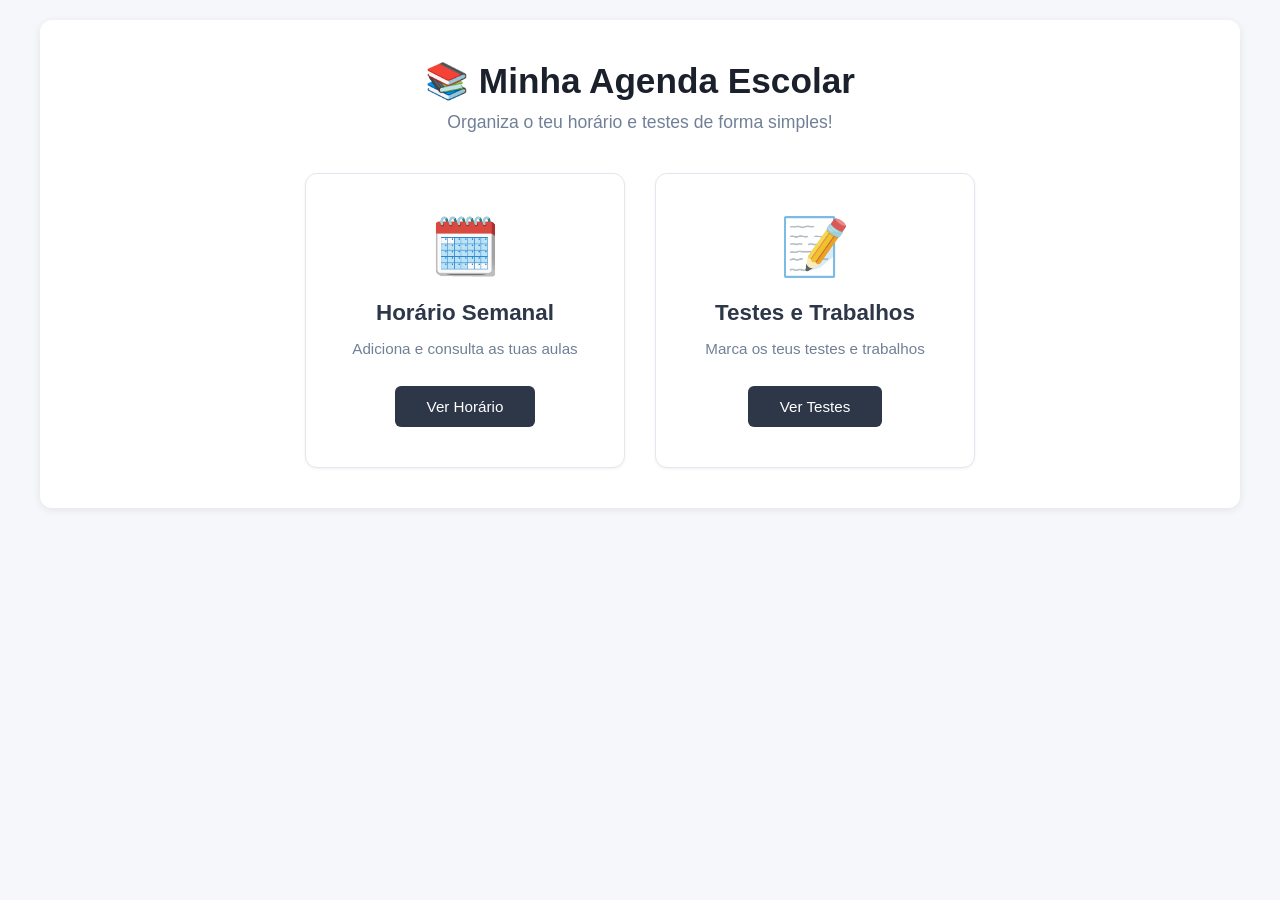
<file: frontend/index.html>
<!DOCTYPE html>
<html lang="pt">
<head>
    <meta charset="UTF-8">
    <meta name="viewport" content="width=device-width, initial-scale=1.0">
    <title>Agenda Escolar - Home</title>
    <link rel="stylesheet" href="style.css">
</head>
<body>
    <div class="container">
        <h1>📚 Minha Agenda Escolar</h1>
        <p class="subtitulo">Organiza o teu horário e testes de forma simples!</p>
        
        <div class="cards-container">
            <div class="card">
                <div class="card-icon">🗓️</div>
                <h2>Horário Semanal</h2>
                <p>Adiciona e consulta as tuas aulas</p>
                <a href="horario.html" class="btn-card">Ver Horário</a>
            </div>

            <div class="card">
                <div class="card-icon">📝</div>
                <h2>Testes e Trabalhos</h2>
                <p>Marca os teus testes e trabalhos</p>
                <a href="testes.html" class="btn-card">Ver Testes</a>
            </div>
        </div>
    </div>
</body>
</html>
</file>
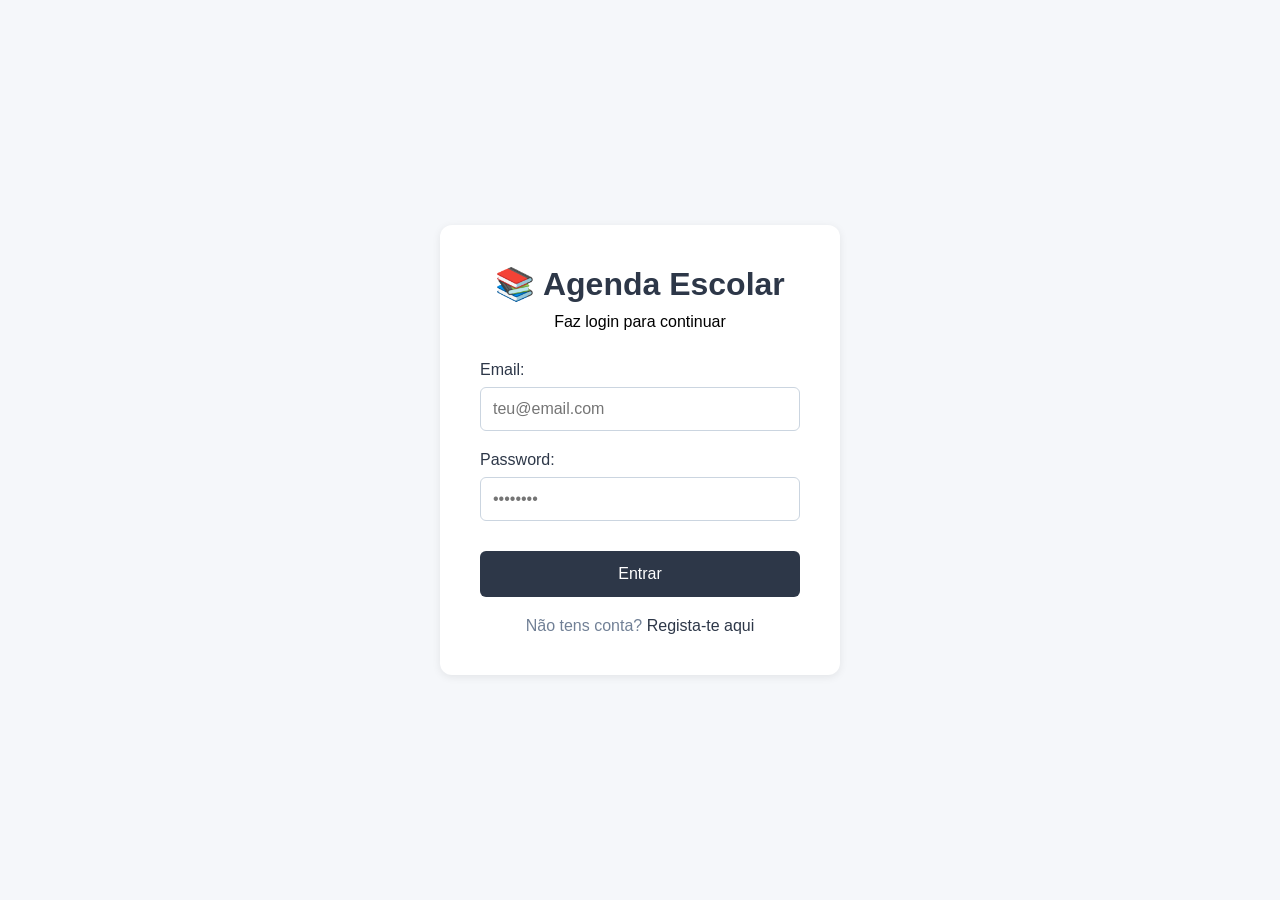
<file: frontend/login.html>
<!DOCTYPE html>
<html lang="pt">
<head>
    <meta charset="UTF-8">
    <meta name="viewport" content="width=device-width, initial-scale=1.0">
    <title>Login - Agenda Escolar</title>
    <link rel="stylesheet" href="style.css">
    <style>
        body {
            display: flex;
            justify-content: center;
            align-items: center;
            min-height: 100vh;
        }

        .login-container {
            max-width: 400px;
            width: 100%;
            background: white;
            padding: 40px;
            border-radius: 12px;
            box-shadow: 0 2px 8px rgba(0, 0, 0, 0.08);
        }

        .login-header {
            text-align: center;
            margin-bottom: 30px;
        }

        .login-header h1 {
            color: #2d3748;
            font-size: 2em;
            margin-bottom: 10px;
        }

        .form-group {
            margin-bottom: 20px;
        }

        .form-group label {
            display: block;
            margin-bottom: 8px;
            color: #2d3748;
            font-weight: 500;
        }

        .form-group input {
            width: 100%;
            padding: 12px;
            border: 1px solid #cbd5e0;
            border-radius: 6px;
            font-size: 1em;
        }

        .btn-login {
            width: 100%;
            padding: 14px;
            background-color: #2d3748;
            color: white;
            border: none;
            border-radius: 6px;
            font-size: 1em;
            font-weight: 500;
            cursor: pointer;
            margin-top: 10px;
        }

        .btn-login:hover {
            background-color: #1a202c;
        }

        .register-link {
            text-align: center;
            margin-top: 20px;
            color: #718096;
        }

        .register-link a {
            color: #2d3748;
            text-decoration: none;
            font-weight: 500;
        }

        .register-link a:hover {
            text-decoration: underline;
        }

        .error-message {
            background-color: #fed7d7;
            color: #c53030;
            padding: 12px;
            border-radius: 6px;
            margin-bottom: 20px;
            display: none;
        }

        .success-message {
            background-color: #c6f6d5;
            color: #2f855a;
            padding: 12px;
            border-radius: 6px;
            margin-bottom: 20px;
            display: none;
        }
    </style>
</head>
<body>
    <div class="login-container">
        <div class="login-header">
            <h1>📚 Agenda Escolar</h1>
            <p>Faz login para continuar</p>
        </div>

        <div id="errorMessage" class="error-message"></div>
        <div id="successMessage" class="success-message"></div>

        <form id="loginForm">
            <div class="form-group">
                <label for="email">Email:</label>
                <input type="email" id="email" required placeholder="teu@email.com">
            </div>

            <div class="form-group">
                <label for="password">Password:</label>
                <input type="password" id="password" required placeholder="••••••••">
            </div>

            <button type="submit" class="btn-login">Entrar</button>
        </form>

        <div class="register-link">
            Não tens conta? <a href="register.html">Regista-te aqui</a>
        </div>
    </div>

    <script>
        document.getElementById('loginForm').addEventListener('submit', async (e) => {
            e.preventDefault();

            const email = document.getElementById('email').value;
            const password = document.getElementById('password').value;

            const errorDiv = document.getElementById('errorMessage');
            const successDiv = document.getElementById('successMessage');
            
            errorDiv.style.display = 'none';
            successDiv.style.display = 'none';

            try {
                const response = await fetch('/api/login', {
                    method: 'POST',
                    headers: {
                        'Content-Type': 'application/json'
                    },
                    body: JSON.stringify({ email, password })
                });

                const data = await response.json();

                if (response.ok) {
                    localStorage.setItem('token', data.token);
                    localStorage.setItem('userEmail', data.email);
                    
                    successDiv.textContent = 'Login bem-sucedido! A redirecionar...';
                    successDiv.style.display = 'block';

                    setTimeout(() => {
                        window.location.href = 'index.html';
                    }, 1500);
                } else {
                    errorDiv.textContent = data.error;
                    errorDiv.style.display = 'block';
                }
            } catch (error) {
                errorDiv.textContent = 'Erro ao fazer login. Tenta novamente.';
                errorDiv.style.display = 'block';
            }
        });
    </script>
</body>
</html>
</file>
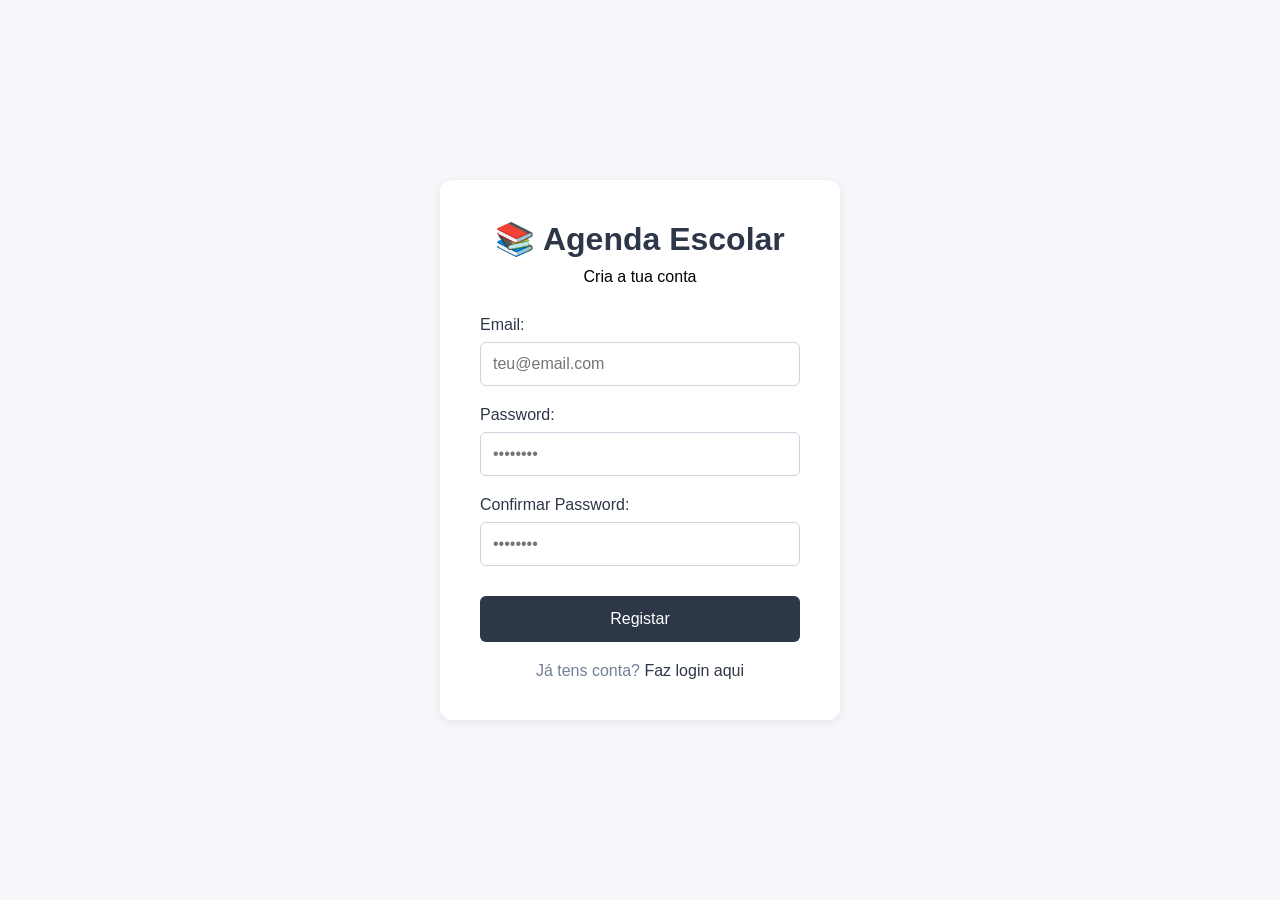
<file: frontend/register.html>
<!DOCTYPE html>
<html lang="pt">
<head>
    <meta charset="UTF-8">
    <meta name="viewport" content="width=device-width, initial-scale=1.0">
    <title>Registo - Agenda Escolar</title>
    <link rel="stylesheet" href="style.css">
    <style>
        body {
            display: flex;
            justify-content: center;
            align-items: center;
            min-height: 100vh;
        }

        .register-container {
            max-width: 400px;
            width: 100%;
            background: white;
            padding: 40px;
            border-radius: 12px;
            box-shadow: 0 2px 8px rgba(0, 0, 0, 0.08);
        }

        .register-header {
            text-align: center;
            margin-bottom: 30px;
        }

        .register-header h1 {
            color: #2d3748;
            font-size: 2em;
            margin-bottom: 10px;
        }

        .form-group {
            margin-bottom: 20px;
        }

        .form-group label {
            display: block;
            margin-bottom: 8px;
            color: #2d3748;
            font-weight: 500;
        }

        .form-group input {
            width: 100%;
            padding: 12px;
            border: 1px solid #cbd5e0;
            border-radius: 6px;
            font-size: 1em;
        }

        .btn-register {
            width: 100%;
            padding: 14px;
            background-color: #2d3748;
            color: white;
            border: none;
            border-radius: 6px;
            font-size: 1em;
            font-weight: 500;
            cursor: pointer;
            margin-top: 10px;
        }

        .btn-register:hover {
            background-color: #1a202c;
        }

        .login-link {
            text-align: center;
            margin-top: 20px;
            color: #718096;
        }

        .login-link a {
            color: #2d3748;
            text-decoration: none;
            font-weight: 500;
        }

        .login-link a:hover {
            text-decoration: underline;
        }

        .error-message {
            background-color: #fed7d7;
            color: #c53030;
            padding: 12px;
            border-radius: 6px;
            margin-bottom: 20px;
            display: none;
        }

        .success-message {
            background-color: #c6f6d5;
            color: #2f855a;
            padding: 12px;
            border-radius: 6px;
            margin-bottom: 20px;
            display: none;
        }
    </style>
</head>
<body>
    <div class="register-container">
        <div class="register-header">
            <h1>📚 Agenda Escolar</h1>
            <p>Cria a tua conta</p>
        </div>

        <div id="errorMessage" class="error-message"></div>
        <div id="successMessage" class="success-message"></div>

        <form id="registerForm">
            <div class="form-group">
                <label for="email">Email:</label>
                <input type="email" id="email" required placeholder="teu@email.com">
            </div>

            <div class="form-group">
                <label for="password">Password:</label>
                <input type="password" id="password" required placeholder="••••••••" minlength="6">
            </div>

            <div class="form-group">
                <label for="confirmPassword">Confirmar Password:</label>
                <input type="password" id="confirmPassword" required placeholder="••••••••" minlength="6">
            </div>

            <button type="submit" class="btn-register">Registar</button>
        </form>

        <div class="login-link">
            Já tens conta? <a href="login.html">Faz login aqui</a>
        </div>
    </div>

    <script>
        document.getElementById('registerForm').addEventListener('submit', async (e) => {
            e.preventDefault();

            const email = document.getElementById('email').value;
            const password = document.getElementById('password').value;
            const confirmPassword = document.getElementById('confirmPassword').value;

            const errorDiv = document.getElementById('errorMessage');
            const successDiv = document.getElementById('successMessage');
            
            errorDiv.style.display = 'none';
            successDiv.style.display = 'none';

            if (password !== confirmPassword) {
                errorDiv.textContent = 'As passwords não coincidem!';
                errorDiv.style.display = 'block';
                return;
            }

            if (password.length < 6) {
                errorDiv.textContent = 'A password deve ter pelo menos 6 caracteres!';
                errorDiv.style.display = 'block';
                return;
            }

            try {
                const response = await fetch('/api/register', {
                    method: 'POST',
                    headers: {
                        'Content-Type': 'application/json'
                    },
                    body: JSON.stringify({ email, password })
                });

                const data = await response.json();

                if (response.ok) {
                    successDiv.textContent = 'Registo bem-sucedido! A redirecionar para login...';
                    successDiv.style.display = 'block';

                    setTimeout(() => {
                        window.location.href = 'login.html';
                    }, 2000);
                } else {
                    errorDiv.textContent = data.error;
                    errorDiv.style.display = 'block';
                }
            } catch (error) {
                errorDiv.textContent = 'Erro ao registar. Tenta novamente.';
                errorDiv.style.display = 'block';
            }
        });
    </script>
</body>
</html>
</file>
<file: frontend/style.css>
/* Reset e configuração geral */
* {
    margin: 0;
    padding: 0;
    box-sizing: border-box;
}

body {
    font-family: 'Inter', 'Segoe UI', Tahoma, Geneva, Verdana, sans-serif;
    background-color: #f5f7fa;
    min-height: 100vh;
    padding: 20px;
}

/* Container principal */
.container {
    max-width: 1200px;
    margin: 0 auto;
    background-color: white;
    padding: 40px;
    border-radius: 12px;
    box-shadow: 0 2px 8px rgba(0, 0, 0, 0.08);
}

/* Título principal */
h1 {
    color: #1a202c;
    text-align: center;
    margin-bottom: 10px;
    font-size: 2.2em;
    font-weight: 600;
}

.subtitulo {
    text-align: center;
    color: #718096;
    font-size: 1.1em;
    margin-bottom: 40px;
    font-weight: 400;
}

/* Cards da página principal */
.cards-container {
    display: flex;
    gap: 30px;
    justify-content: center;
    flex-wrap: wrap;
    margin-top: 40px;
}

.card {
    background: white;
    padding: 40px 30px;
    border-radius: 12px;
    text-align: center;
    width: 320px;
    border: 1px solid #e2e8f0;
    box-shadow: 0 1px 3px rgba(0, 0, 0, 0.06);
    transition: all 0.3s ease;
}

.card:hover {
    transform: translateY(-5px);
    box-shadow: 0 8px 16px rgba(0, 0, 0, 0.12);
    border-color: #2d3748;
}

.card-icon {
    font-size: 3.5em;
    margin-bottom: 20px;
    filter: grayscale(20%);
}

.card h2 {
    color: #2d3748;
    margin-bottom: 12px;
    font-size: 1.4em;
    font-weight: 600;
}

.card p {
    color: #718096;
    margin-bottom: 25px;
    font-size: 0.95em;
    line-height: 1.5;
}

.btn-card {
    display: inline-block;
    padding: 12px 32px;
    background-color: #2d3748;
    color: white;
    text-decoration: none;
    border-radius: 6px;
    font-size: 0.95em;
    font-weight: 500;
    transition: all 0.3s ease;
}

.btn-card:hover {
    background-color: #1a202c;
    transform: scale(1.02);
}

/* Menu de navegação */
.navbar {
    background-color: #2d3748;
    padding: 18px 30px;
    margin: -40px -40px 30px -40px;
    border-radius: 12px 12px 0 0;
    display: flex;
    justify-content: space-between;
    align-items: center;
}

.navbar-brand {
    color: white;
    font-size: 1.3em;
    font-weight: 600;
    text-decoration: none;
}

.navbar-links {
    display: flex;
    gap: 8px;
}

.navbar-links a {
    color: #e2e8f0;
    text-decoration: none;
    padding: 8px 16px;
    border-radius: 6px;
    transition: all 0.3s ease;
    font-size: 0.95em;
    font-weight: 500;
}

.navbar-links a:hover {
    background-color: rgba(255, 255, 255, 0.1);
    color: white;
}

.navbar-links a.active {
    background-color: rgba(255, 255, 255, 0.15);
    color: white;
}

/* Secções das outras páginas */
.secao {
    margin: 30px 0;
    padding: 28px;
    background-color: #f7fafc;
    border-radius: 10px;
    border: 1px solid #e2e8f0;
}

h2 {
    color: #2d3748;
    margin-bottom: 20px;
    font-size: 1.4em;
    font-weight: 600;
}

/* Formulários */
.adicionar-aula,
.adicionar-tarefa {
    display: flex;
    gap: 12px;
    margin-bottom: 20px;
    flex-wrap: wrap;
}

input[type="text"],
input[type="date"],
input[type="time"],
select {
    flex: 1;
    min-width: 150px;
    padding: 12px 14px;
    border: 1px solid #cbd5e0;
    border-radius: 6px;
    font-size: 0.95em;
    background-color: white;
    color: #2d3748;
    transition: all 0.2s ease;
}

input:focus,
select:focus {
    outline: none;
    border-color: #4a5568;
    box-shadow: 0 0 0 3px rgba(45, 55, 72, 0.1);
}

button {
    padding: 12px 28px;
    background-color: #2d3748;
    color: white;
    border: none;
    border-radius: 6px;
    font-size: 0.95em;
    font-weight: 500;
    cursor: pointer;
    transition: all 0.2s ease;
}

button:hover {
    background-color: #1a202c;
    transform: translateY(-1px);
}

/* Lista de itens */
.item {
    background-color: white;
    padding: 18px 20px;
    margin: 12px 0;
    border-radius: 8px;
    border: 1px solid #e2e8f0;
    box-shadow: 0 1px 2px rgba(0, 0, 0, 0.04);
    display: flex;
    justify-content: space-between;
    align-items: center;
    transition: all 0.2s ease;
}

.item:hover {
    box-shadow: 0 2px 4px rgba(0, 0, 0, 0.08);
}

.item-info {
    flex: 1;
    color: #2d3748;
    font-size: 0.95em;
}

.item-info strong {
    color: #1a202c;
    font-weight: 600;
}

.btn-apagar {
    padding: 8px 16px;
    background-color: #e53e3e;
    color: white;
    border: none;
    border-radius: 5px;
    cursor: pointer;
    font-size: 0.85em;
    font-weight: 500;
    transition: all 0.2s ease;
}

.btn-apagar:hover {
    background-color: #c53030;
}

.mensagem-vazio {
    text-align: center;
    color: #a0aec0;
    padding: 40px 20px;
    font-size: 1em;
}

/* Tabela do Horário */
.horario-table {
    width: 100%;
    border-collapse: collapse;
    margin-top: 20px;
    background: white;
    border-radius: 8px;
    overflow: hidden;
    box-shadow: 0 2px 4px rgba(0, 0, 0, 0.05);
}

.horario-table thead {
    background: #2d3748;
    color: white;
}

.horario-table th {
    padding: 15px 10px;
    text-align: center;
    font-weight: 600;
    font-size: 0.95em;
    border-right: 1px solid rgba(255, 255, 255, 0.1);
}

.horario-table th:last-child {
    border-right: none;
}

.horario-table td {
    padding: 12px 10px;
    text-align: center;
    border: 1px solid #e2e8f0;
    vertical-align: middle;
}

.horario-table tbody tr:nth-child(even) {
    background-color: #f7fafc;
}

.horario-table tbody tr:hover {
    background-color: #edf2f7;
}

.hora-col {
    background-color: #f7fafc !important;
    font-weight: 600;
    color: #2d3748;
    width: 100px;
}

.aula-cell {
    min-height: 60px;
    position: relative;
}

.aula-cell.vazia {
    color: #cbd5e0;
    font-style: italic;
}

.aula-info {
    display: flex;
    align-items: center;
    justify-content: center;
    gap: 8px;
    padding: 8px;
    background: linear-gradient(135deg, #667eea 0%, #764ba2 100%);
    color: white;
    border-radius: 6px;
    font-weight: 500;
    font-size: 0.9em;
    position: relative;
}

.disciplina-nome {
    flex: 1;
}

.btn-apagar-mini {
    background: rgba(255, 255, 255, 0.2);
    color: white;
    border: none;
    width: 22px;
    height: 22px;
    border-radius: 50%;
    cursor: pointer;
    font-size: 0.9em;
    display: flex;
    align-items: center;
    justify-content: center;
    transition: all 0.2s;
    padding: 0;
}

.btn-apagar-mini:hover {
    background: rgba(255, 255, 255, 0.3);
    transform: scale(1.1);
}

/* Responsivo */
@media (max-width: 768px) {
    .horario-table {
        font-size: 0.85em;
    }
    
    .horario-table th,
    .horario-table td {
        padding: 8px 5px;
    }
    
    .disciplina-nome {
        font-size: 0.85em;
    }
}
</file>
